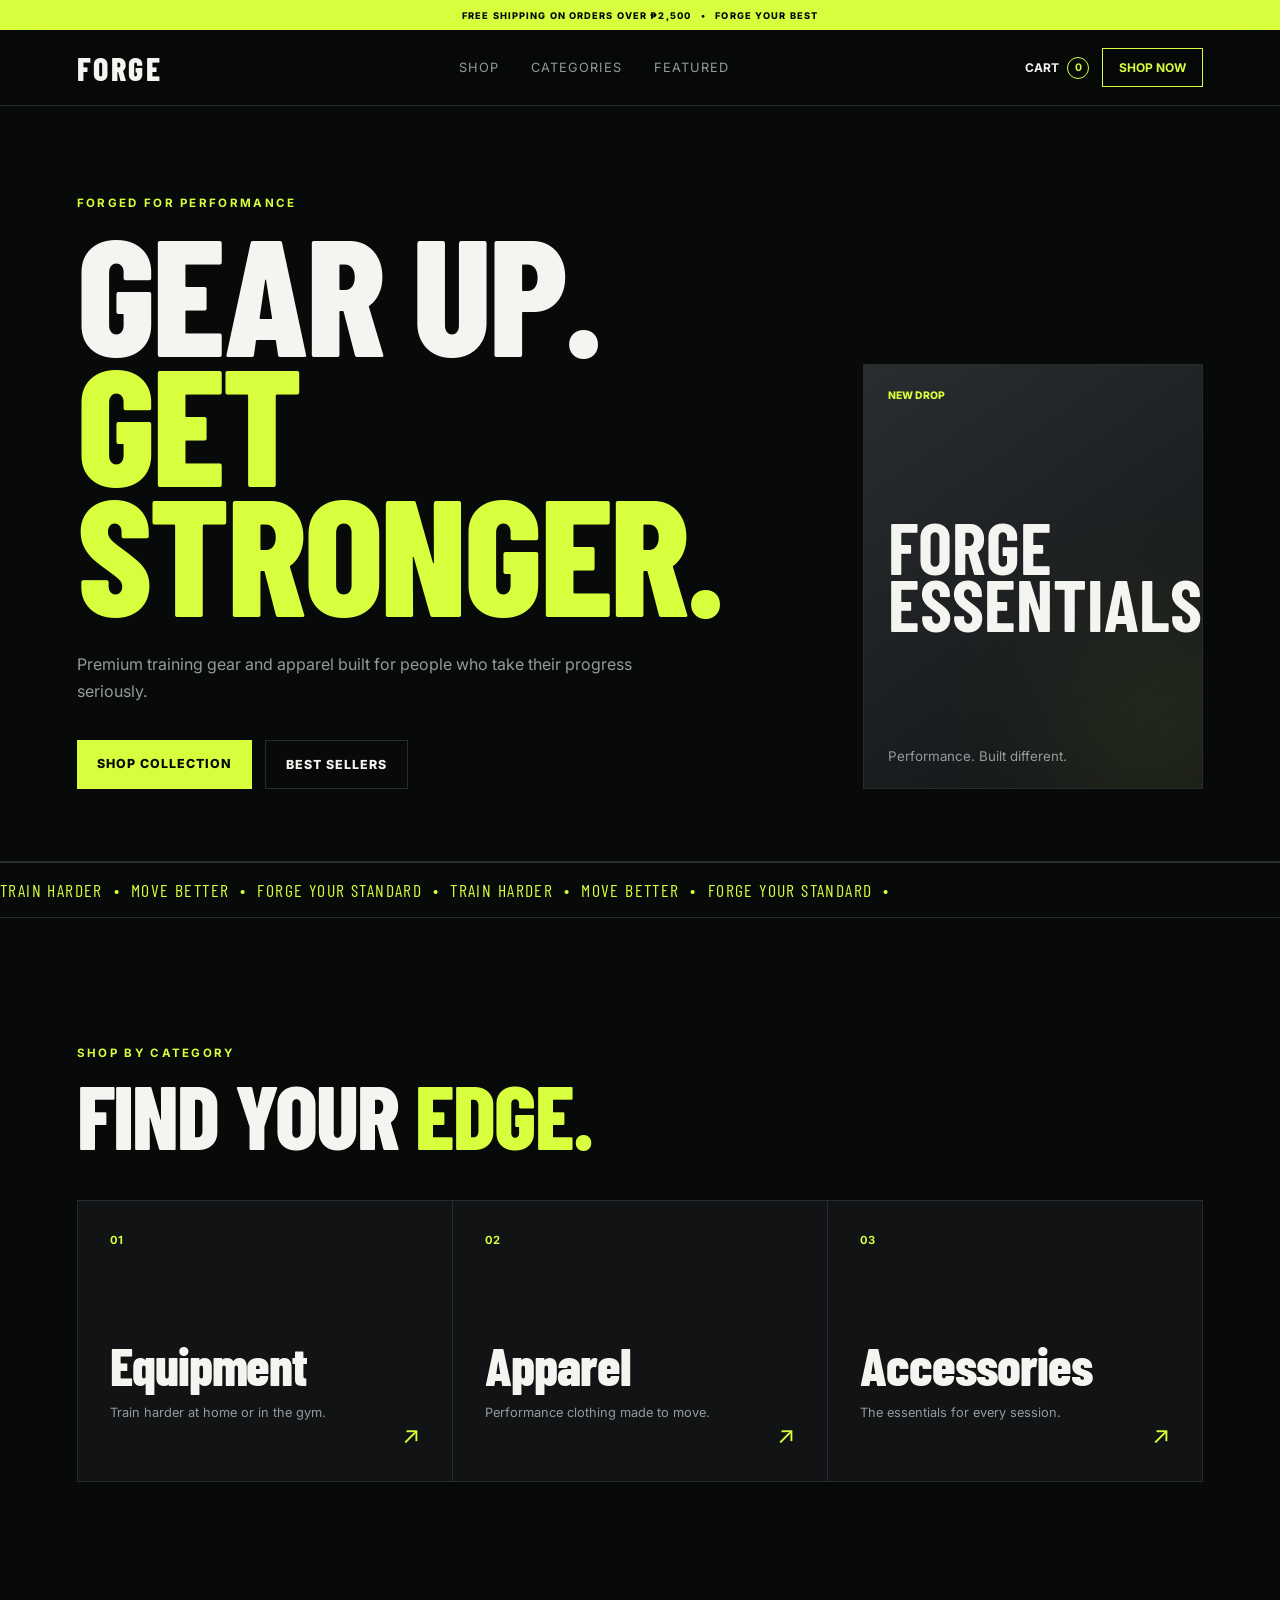
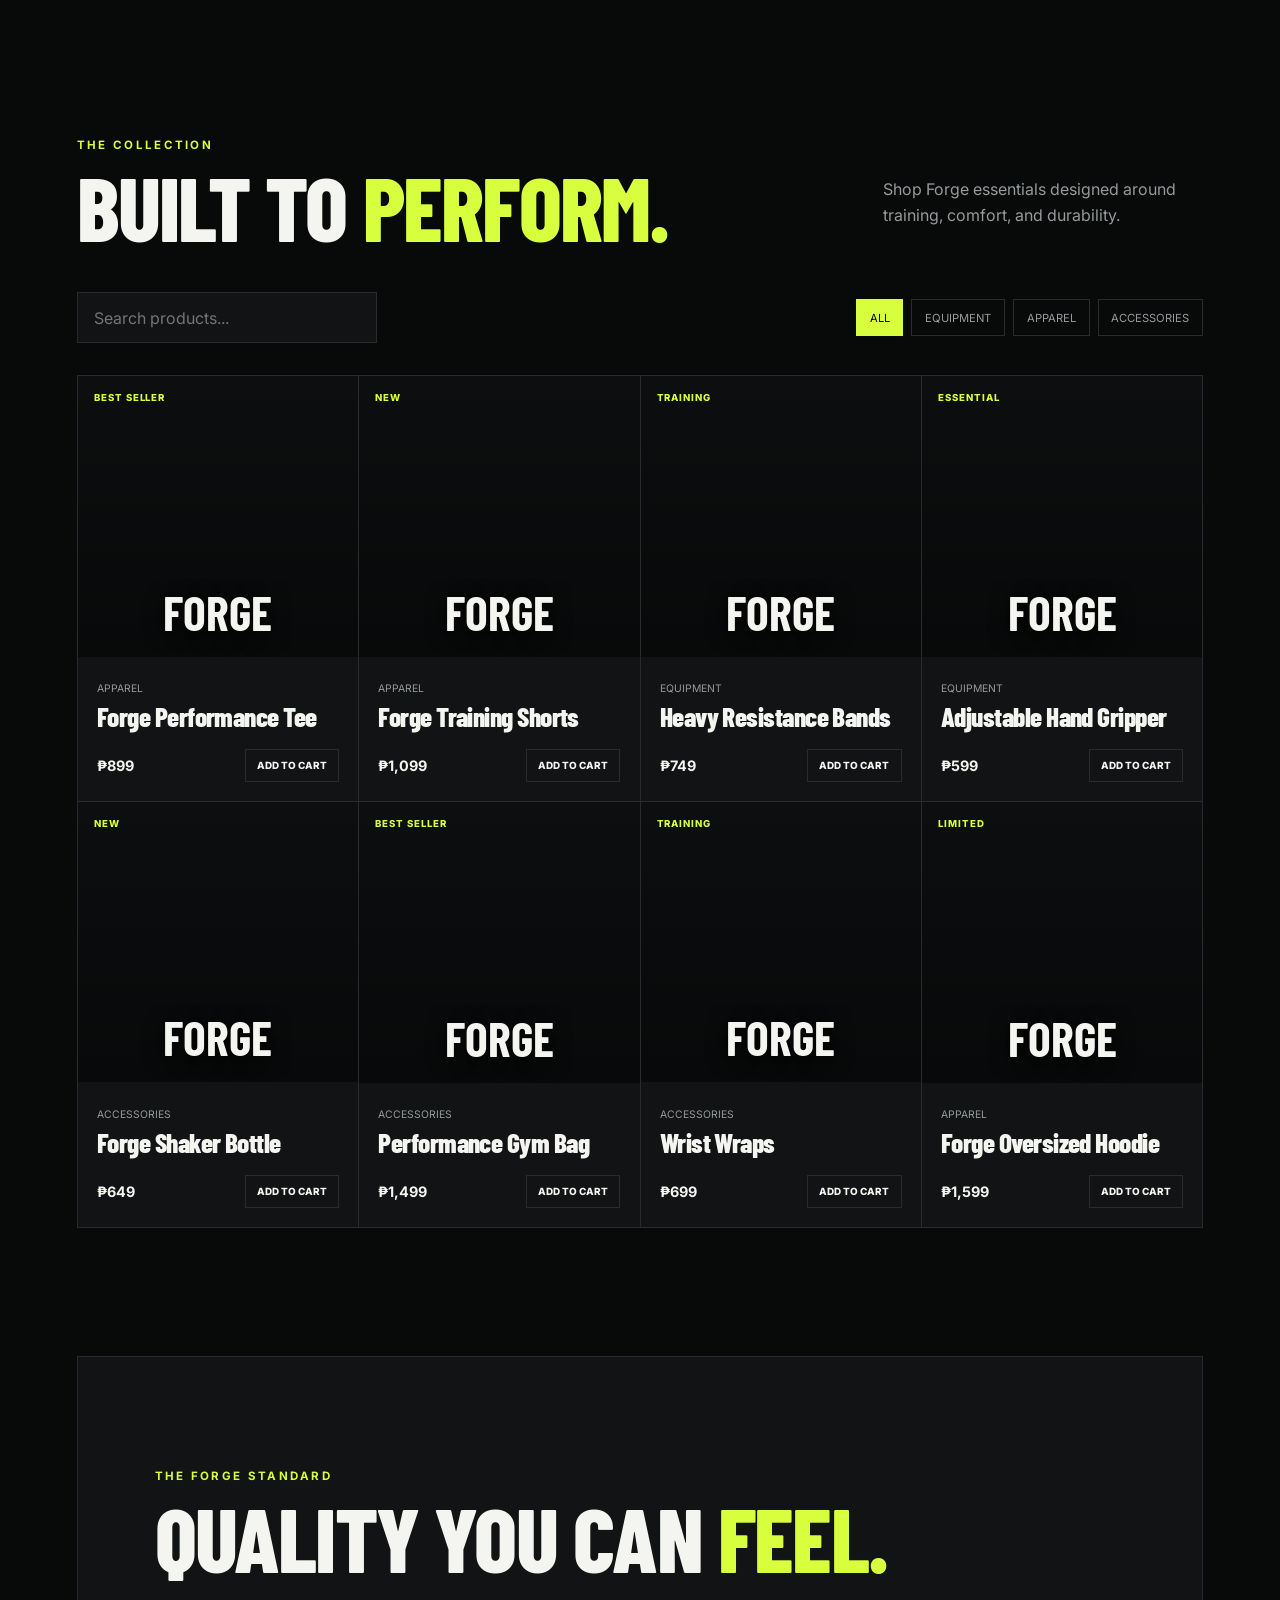
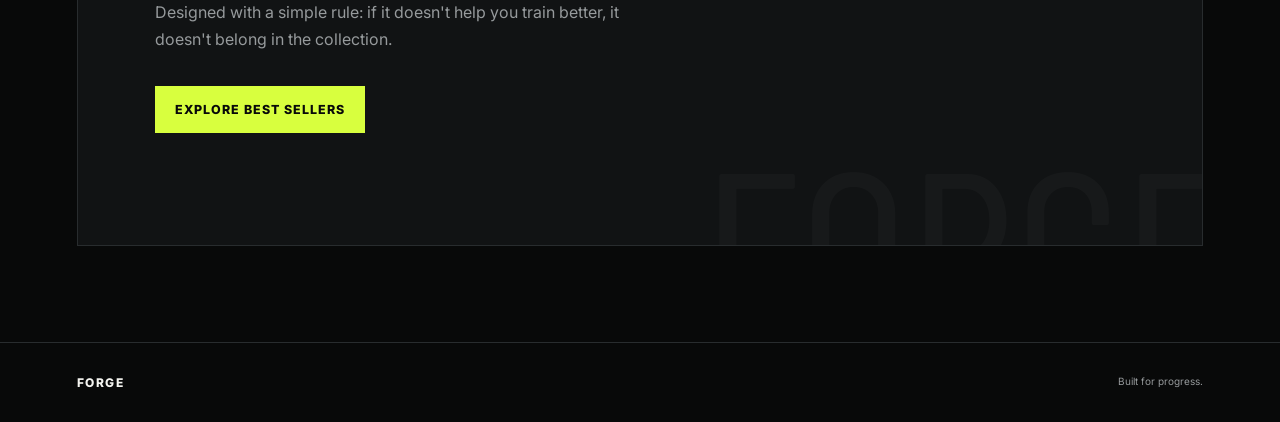
<file: index.html>
<!doctype html><html lang="en"><head><meta charset="UTF-8"><meta name="viewport" content="width=device-width,initial-scale=1.0"><meta name="description" content="Forge — premium fitness gear, apparel, and accessories."><title>FORGE — Fitness Gear</title><link rel="stylesheet" href="styles.css"></head><body><div class="announcement">FREE SHIPPING ON ORDERS OVER ₱2,500 <span>•</span> FORGE YOUR BEST</div><header class="site-header"><a class="brand" href="index.html">FORGE</a><nav><a href="#shop">Shop</a><a href="#categories">Categories</a><a href="#featured">Featured</a></nav><div class="header-actions"><a href="cart.html" class="cart-link">Cart <span id="cart-count">0</span></a><a class="header-cta" href="#shop">Shop Now</a></div></header><main><section class="store-hero"><div class="hero-copy reveal visible"><p class="eyebrow">FORGED FOR PERFORMANCE</p><h1>GEAR UP.<br><span>GET STRONGER.</span></h1><p class="hero-text">Premium training gear and apparel built for people who take their progress seriously.</p><div class="hero-actions"><a class="button button-primary magnetic" href="#shop">Shop Collection</a><a class="button button-secondary" href="#featured">Best Sellers</a></div></div><div class="hero-product hero-visual reveal visible"><span>NEW DROP</span><strong>FORGE<br>ESSENTIALS</strong><small>Performance. Built different.</small></div></section><section class="ticker"><div>TRAIN HARDER&nbsp; • &nbsp;MOVE BETTER&nbsp; • &nbsp;FORGE YOUR STANDARD&nbsp; • &nbsp;TRAIN HARDER&nbsp; • &nbsp;MOVE BETTER&nbsp; • &nbsp;FORGE YOUR STANDARD&nbsp; • &nbsp;</div></section><section class="section" id="categories"><div class="section-heading reveal"><div><p class="eyebrow">SHOP BY CATEGORY</p><h2>FIND YOUR <span>EDGE.</span></h2></div></div><div class="category-grid"><a class="category-card reveal" href="#shop" data-category="Equipment"><strong>01</strong><h3>Equipment</h3><p>Train harder at home or in the gym.</p><span class="category-arrow">↗</span></a><a class="category-card reveal" href="#shop" data-category="Apparel"><strong>02</strong><h3>Apparel</h3><p>Performance clothing made to move.</p><span class="category-arrow">↗</span></a><a class="category-card reveal" href="#shop" data-category="Accessories"><strong>03</strong><h3>Accessories</h3><p>The essentials for every session.</p><span class="category-arrow">↗</span></a></div></section><section class="section" id="shop"><div class="section-heading reveal"><div><p class="eyebrow">THE COLLECTION</p><h2>BUILT TO <span>PERFORM.</span></h2></div><p>Shop Forge essentials designed around training, comfort, and durability.</p></div><div class="shop-tools"><input id="product-search" type="search" placeholder="Search products..." aria-label="Search products"><div id="product-filters" class="filter-list"><button class="filter active" data-filter="All">All</button><button class="filter" data-filter="Equipment">Equipment</button><button class="filter" data-filter="Apparel">Apparel</button><button class="filter" data-filter="Accessories">Accessories</button></div></div><div id="product-grid" class="product-grid"></div></section><section class="featured reveal" id="featured"><p class="eyebrow">THE FORGE STANDARD</p><h2>QUALITY YOU CAN <span>FEEL.</span></h2><p>Designed with a simple rule: if it doesn't help you train better, it doesn't belong in the collection.</p><a class="button button-primary magnetic" href="#shop">Explore Best Sellers</a></section></main><footer><span>FORGE</span><small>Built for progress.</small></footer><script src="product-images.js"></script><script src="app.js"></script><script>document.querySelectorAll('.magnetic').forEach(b=>b.addEventListener('mousemove',e=>{const r=b.getBoundingClientRect();b.style.transform=`translate(${(e.clientX-r.left-r.width/2)*.08}px,${(e.clientY-r.top-r.height/2)*.08}px)`}),b.addEventListener('mouseleave',()=>b.style.transform=''));</script></body></html>
</file>
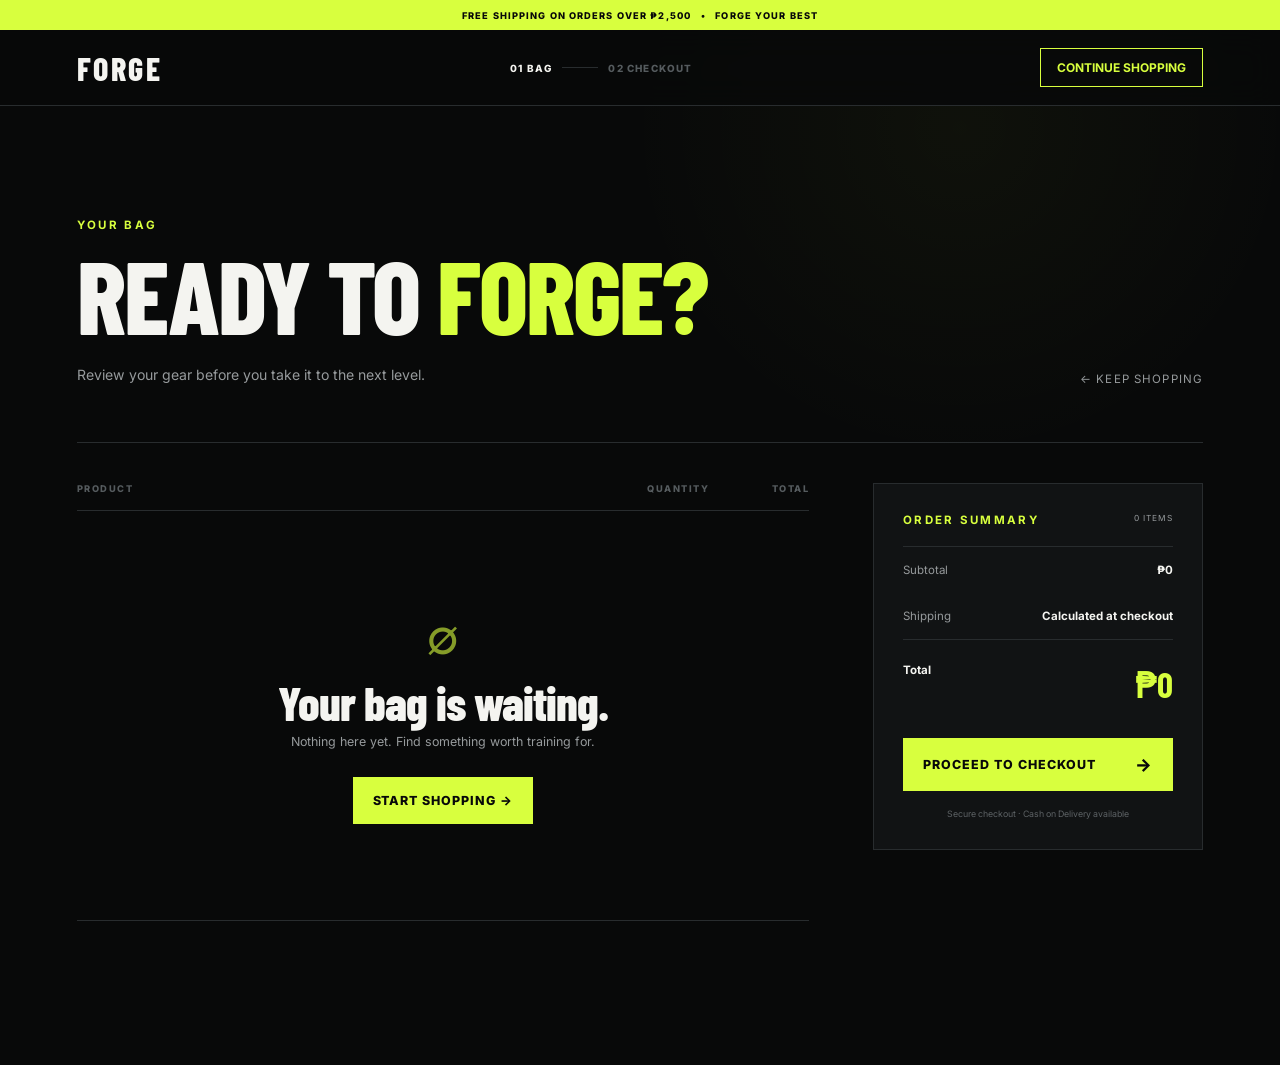
<file: cart.html>
<!doctype html><html lang="en"><head><meta charset="UTF-8"><meta name="viewport" content="width=device-width,initial-scale=1"><meta name="description" content="Your Forge shopping cart."><title>FORGE — Cart</title><link rel="stylesheet" href="styles.css"></head><body class="cart-body"><div class="announcement">FREE SHIPPING ON ORDERS OVER ₱2,500 <span>•</span> FORGE YOUR BEST</div><header class="site-header"><a class="brand" href="index.html">FORGE</a><div class="cart-progress"><span class="active">01 BAG</span><i></i><span>02 CHECKOUT</span></div><a class="header-cta" href="index.html#shop">Continue Shopping</a></header><main class="cart-shell"><div class="cart-heading"><div><p class="eyebrow">YOUR BAG</p><h1>READY TO <span>FORGE?</span></h1><p class="cart-subtitle">Review your gear before you take it to the next level.</p></div><a class="back-link" href="index.html#shop">← Keep shopping</a></div><div class="cart-layout"><section><div class="cart-list-head"><span>PRODUCT</span><span>QUANTITY</span><span>TOTAL</span></div><div id="cart-items" class="cart-list"></div></section><aside class="cart-summary"><div class="summary-top"><p class="eyebrow">ORDER SUMMARY</p><span id="cart-item-count">0 ITEMS</span></div><div class="summary-row"><span>Subtotal</span><strong id="cart-total">₱0</strong></div><div class="summary-row"><span>Shipping</span><strong id="shipping-cost">Calculated at checkout</strong></div><div class="summary-divider"></div><div class="summary-row summary-total"><span>Total</span><strong id="summary-total">₱0</strong></div><a class="button button-primary checkout-button" href="checkout.html">Proceed to Checkout <span>→</span></a><p class="secure-note">Secure checkout · Cash on Delivery available</p></aside></div></main><div id="cart-toast" class="cart-toast" aria-live="polite"></div><script src="cart.js"></script></body></html>
</file>
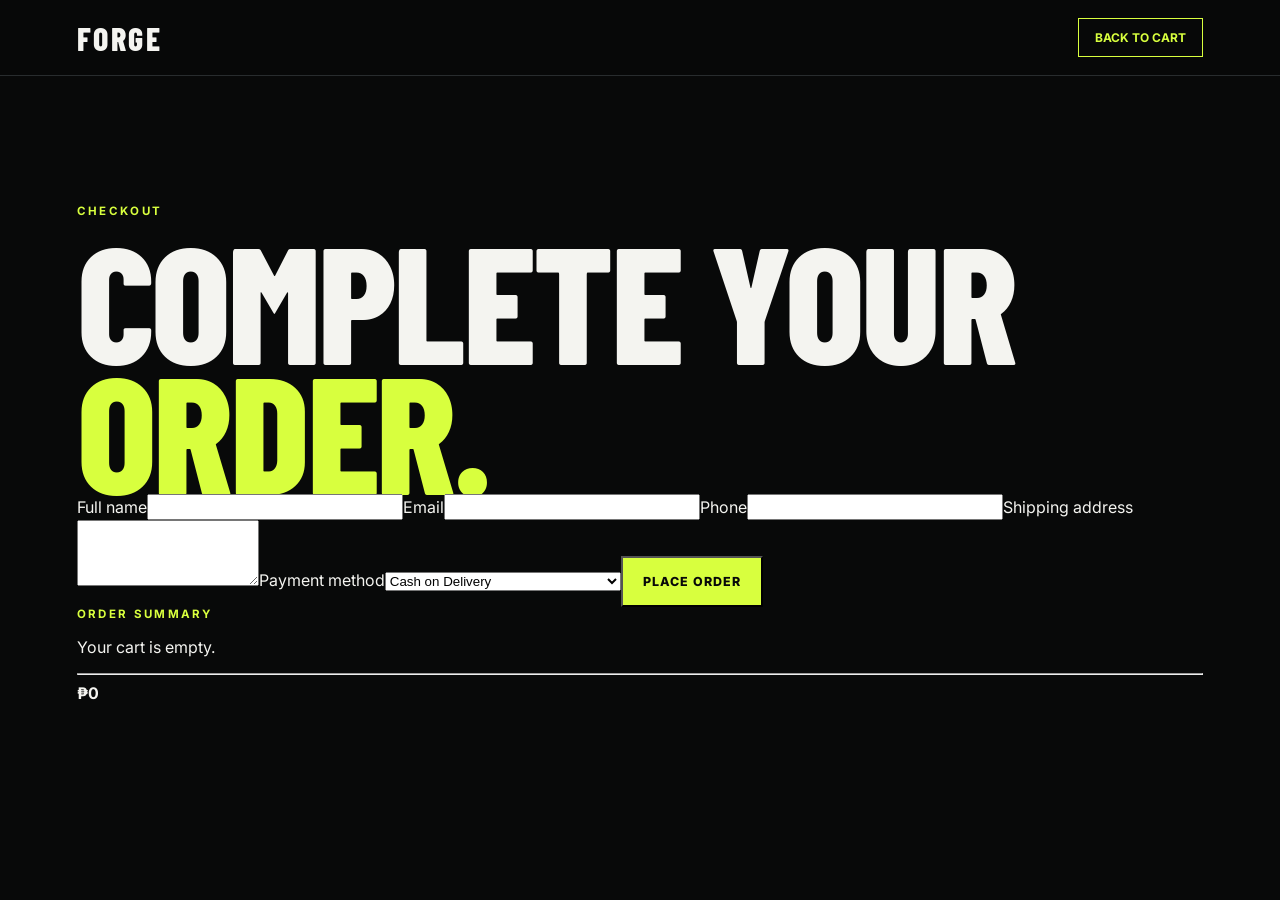
<file: checkout.html>
<!doctype html><html lang="en"><head><meta charset="UTF-8"><meta name="viewport" content="width=device-width,initial-scale=1"><title>FORGE — Checkout</title><link rel="stylesheet" href="styles.css"></head><body><header class="site-header"><a class="brand" href="index.html">FORGE</a><a class="header-cta" href="cart.html">Back to Cart</a></header><main class="section checkout-page"><p class="eyebrow">CHECKOUT</p><h1>COMPLETE YOUR <span>ORDER.</span></h1><div class="checkout-grid"><form id="checkout-form" class="checkout-form"><label>Full name<input required name="name" autocomplete="name"></label><label>Email<input required type="email" name="email" autocomplete="email"></label><label>Phone<input required type="tel" name="phone" autocomplete="tel"></label><label>Shipping address<textarea required name="address" rows="4"></textarea></label><label>Payment method<select name="payment"><option>Cash on Delivery</option><option>GCash</option><option>Card (ready for gateway integration)</option></select></label><button class="button button-primary" type="submit">Place Order</button></form><aside class="checkout-summary"><p class="eyebrow">ORDER SUMMARY</p><div id="checkout-items"></div><hr><strong id="checkout-total">₱0</strong></aside></div></main><script src="checkout.js"></script></body></html>
</file>
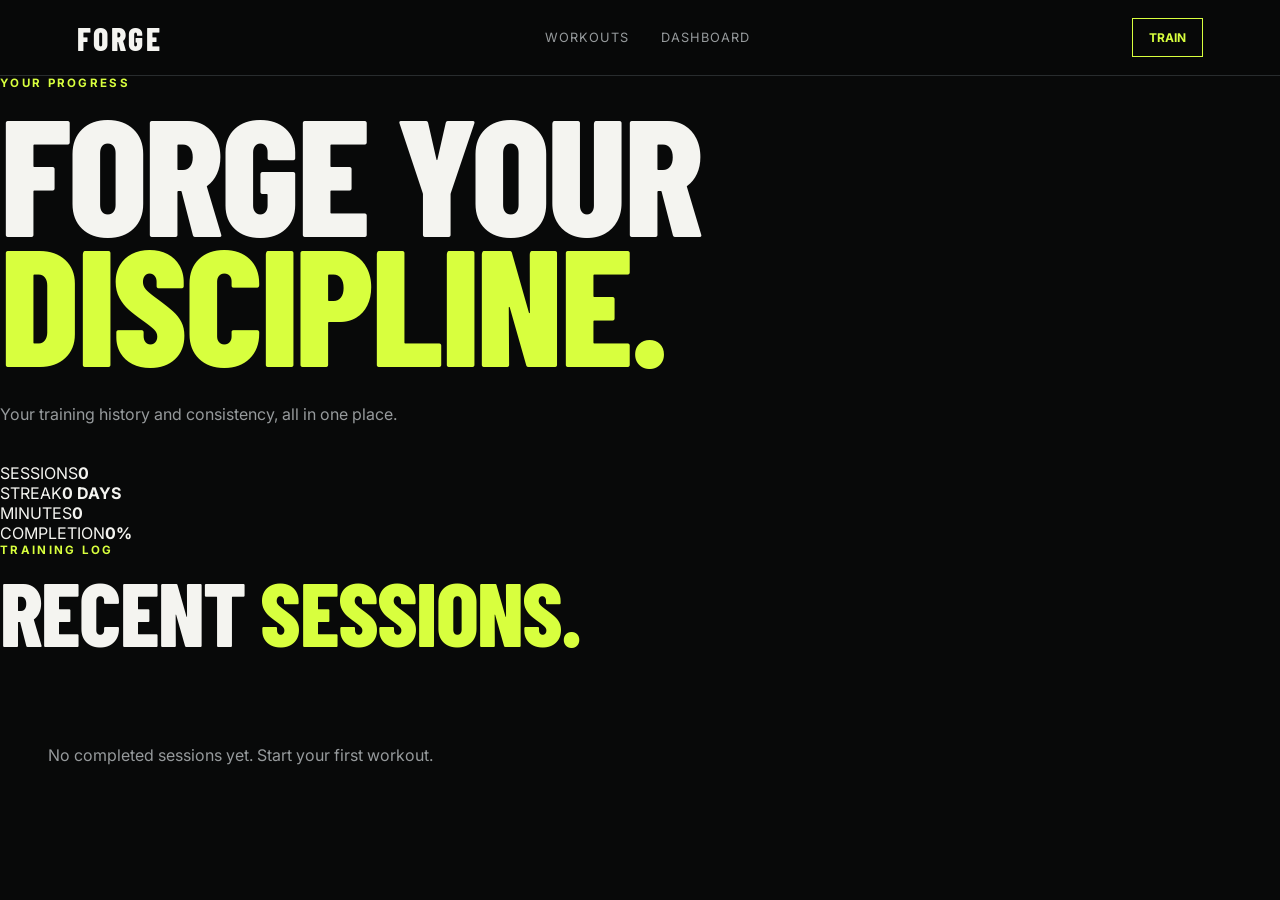
<file: dashboard.html>
<!doctype html>
<html lang="en">
<head><meta charset="UTF-8"/><meta name="viewport" content="width=device-width,initial-scale=1"/><title>Forge — Dashboard</title><link rel="stylesheet" href="styles.css"/></head>
<body>
<header class="site-header"><a class="brand" href="index.html">FORGE</a><nav><a href="index.html#workouts">Workouts</a><a href="dashboard.html">Dashboard</a></nav><a class="header-cta" href="index.html#workouts">Train</a></header>
<main class="dashboard-page">
<section class="dashboard-heading"><p class="eyebrow">YOUR PROGRESS</p><h1>FORGE YOUR<br/><span>DISCIPLINE.</span></h1><p class="hero-text">Your training history and consistency, all in one place.</p></section>
<section class="stats-grid"><article><span>SESSIONS</span><strong id="sessions">0</strong></article><article><span>STREAK</span><strong id="streak">0 DAYS</strong></article><article><span>MINUTES</span><strong id="minutes">0</strong></article><article><span>COMPLETION</span><strong id="completion">0%</strong></article></section>
<section class="history-section"><div class="section-heading"><div><p class="eyebrow">TRAINING LOG</p><h2>RECENT <span>SESSIONS.</span></h2></div></div><div id="history" class="history-list"><p class="empty-state">No completed sessions yet. Start your first workout.</p></div></section>
</main><script src="dashboard.js"></script></body></html>
</file>
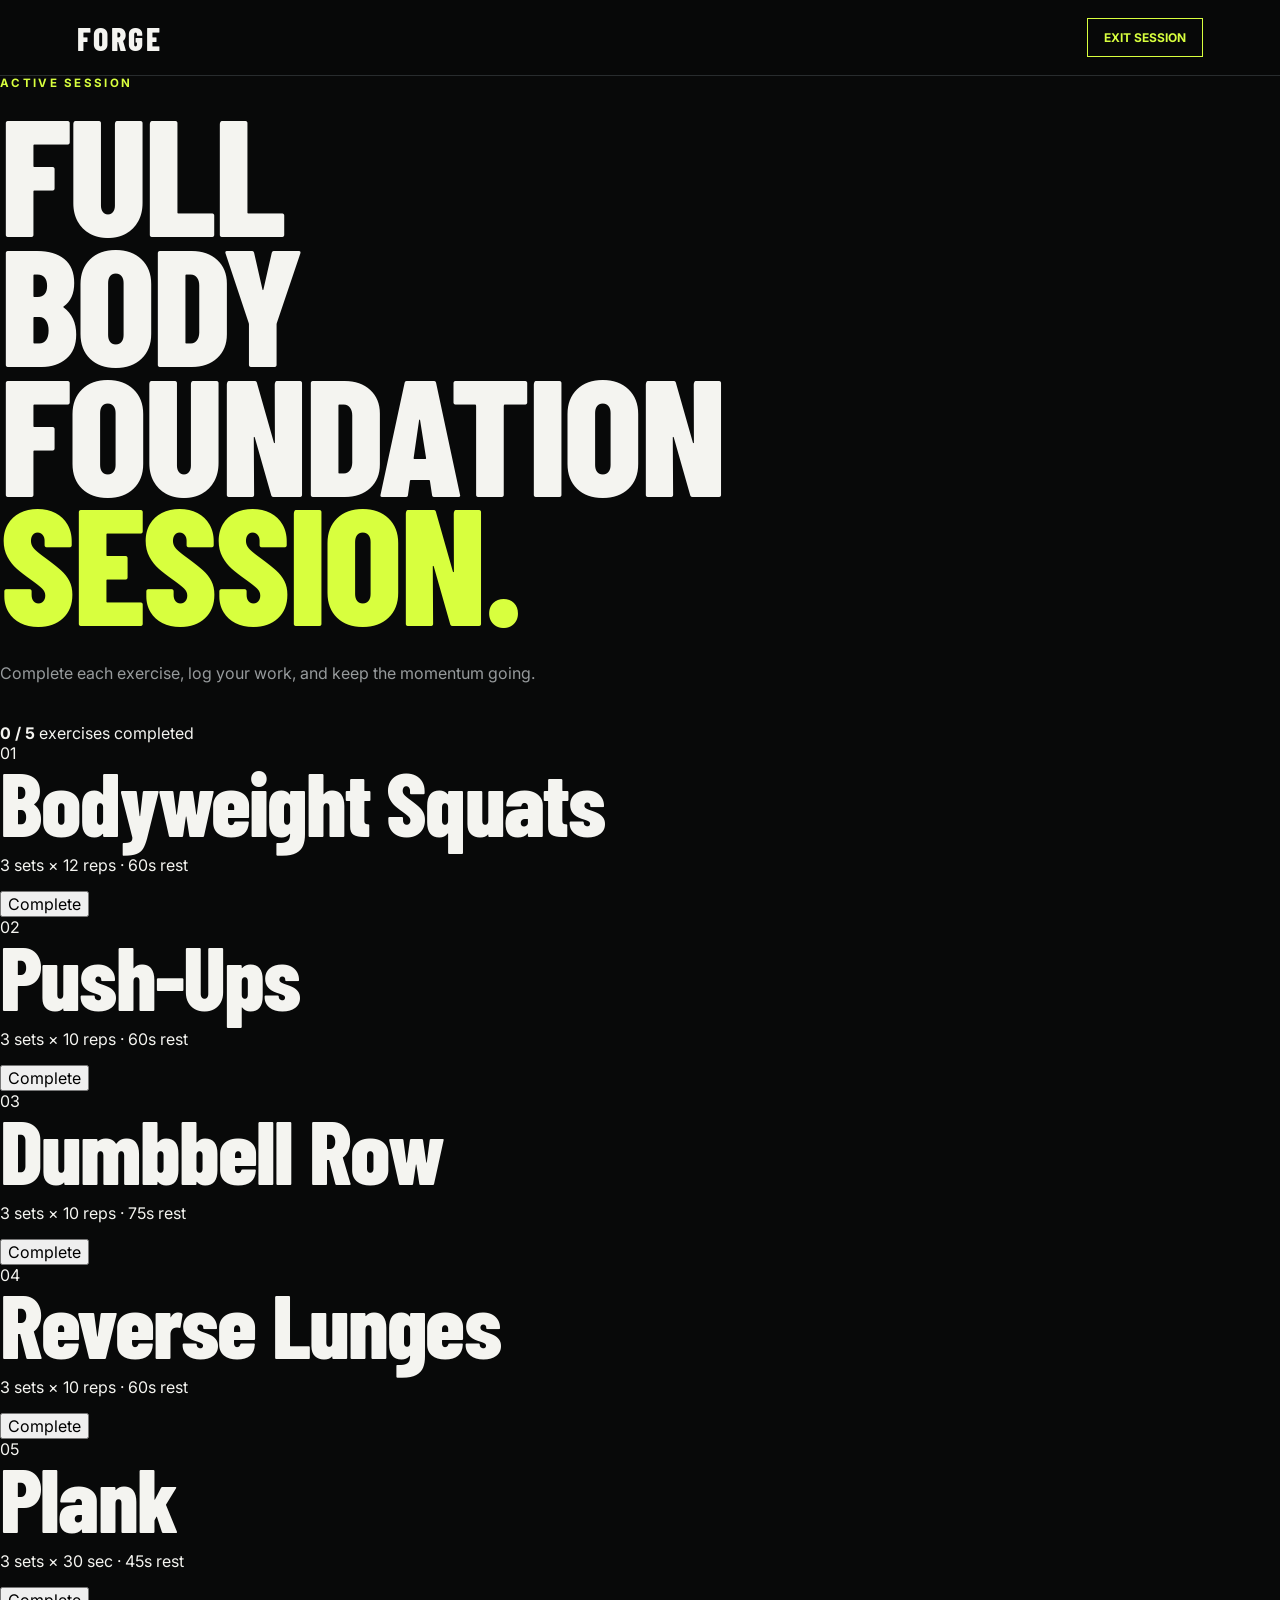
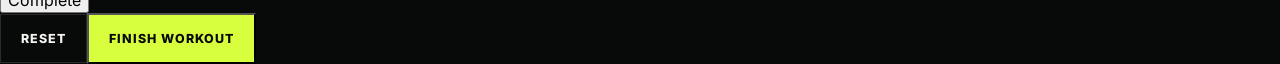
<file: workout.html>
<!doctype html>
<html lang="en">
<head>
  <meta charset="UTF-8" />
  <meta name="viewport" content="width=device-width, initial-scale=1.0" />
  <meta name="description" content="Forge workout session." />
  <title>Forge — Workout Session</title>
  <link rel="stylesheet" href="styles.css" />
</head>
<body>
  <header class="site-header">
    <a class="brand" href="index.html">FORGE</a>
    <a class="header-cta" href="index.html#workouts">Exit Session</a>
  </header>
  <main class="session-page">
    <section class="session-header">
      <p class="eyebrow">ACTIVE SESSION</p>
      <h1 id="session-title">FULL BODY<br /><span>FOUNDATION.</span></h1>
      <p class="hero-text">Complete each exercise, log your work, and keep the momentum going.</p>
    </section>
    <section class="session-panel">
      <div class="session-progress"><div><strong id="progress-label">0 / 5</strong><span> exercises completed</span></div><div class="progress-track"><div id="progress-bar"></div></div></div>
      <div id="exercise-list"></div>
      <div class="session-actions"><button class="button button-secondary" id="reset-session">Reset</button><button class="button button-primary" id="finish-session">Finish Workout</button></div>
    </section>
  </main>
  <script src="workout.js"></script>
</body>
</html>
</file>
<file: styles.css>
@import url('https://fonts.googleapis.com/css2?family=Barlow+Condensed:wght@500;600;700;800&family=Inter:wght@400;500;600;700&display=swap');:root{--bg:#080909;--surface:#111314;--line:#282c2e;--text:#f4f4f0;--muted:#969a9c;--accent:#d8ff3e}*{box-sizing:border-box}html{scroll-behavior:smooth}body{margin:0;background:var(--bg);color:var(--text);font-family:Inter,sans-serif;overflow-x:hidden}body:before{content:'';position:fixed;inset:0;pointer-events:none;opacity:.035;background-image:radial-gradient(#fff .7px,transparent .7px);background-size:6px 6px;z-index:99}a{color:inherit;text-decoration:none}button,input{font:inherit}.announcement{height:30px;display:flex;justify-content:center;align-items:center;gap:.6rem;background:var(--accent);color:#080909;font-size:.58rem;font-weight:800;letter-spacing:.12em}.site-header{min-height:76px;padding:0 6vw;display:flex;align-items:center;justify-content:space-between;border-bottom:1px solid var(--line);position:sticky;top:0;z-index:10;background:rgba(8,9,9,.9);backdrop-filter:blur(16px)}.brand,h1,h2,h3{font-family:'Barlow Condensed',sans-serif;font-weight:800;letter-spacing:-.02em}.brand{font-size:2rem;letter-spacing:.08em}nav{display:flex;gap:2rem;color:var(--muted);font-size:.8rem;text-transform:uppercase;letter-spacing:.08em}nav a{transition:color .2s}nav a:hover{color:var(--accent)}.header-actions{display:flex;align-items:center;gap:.8rem}.cart-link{font-size:.75rem;text-transform:uppercase;font-weight:700}.cart-link span{display:inline-grid;place-items:center;min-width:22px;height:22px;margin-left:5px;border:1px solid var(--accent);color:var(--accent);border-radius:50%;font-size:.65rem}.header-cta{border:1px solid var(--accent);color:var(--accent);padding:.7rem 1rem;font-size:.75rem;font-weight:700;text-transform:uppercase}.store-hero{min-height:78vh;padding:10vh 6vw 8vh;display:grid;grid-template-columns:1fr 340px;align-items:end;border-bottom:1px solid var(--line)}.eyebrow{margin:0 0 1rem;color:var(--accent);font-size:.72rem;font-weight:700;letter-spacing:.2em}h1{margin:0;font-size:clamp(5rem,13vw,11rem);line-height:.78}h1 span,h2 span{color:var(--accent)}.hero-text{max-width:560px;margin:2.2rem 0;color:var(--muted);line-height:1.7}.hero-actions{display:flex;gap:.8rem;flex-wrap:wrap}.button{display:inline-block;padding:1rem 1.25rem;font-size:.78rem;font-weight:800;text-transform:uppercase;letter-spacing:.08em;cursor:pointer;transition:transform .2s,box-shadow .2s}.button-primary{background:var(--accent);color:#080909}.button-primary:hover{box-shadow:0 0 35px rgba(216,255,62,.18)}.button-secondary{border:1px solid var(--line);background:transparent;color:var(--text)}.hero-product{aspect-ratio:4/5;background:linear-gradient(145deg,#2a2d2f,#111315);border:1px solid var(--line);padding:1.5rem;display:flex;flex-direction:column;justify-content:space-between;overflow:hidden;position:relative}.hero-product:after{content:'';position:absolute;width:220px;height:220px;border-radius:50%;background:var(--accent);filter:blur(80px);opacity:.1;right:-80px;bottom:-60px}.hero-product span{color:var(--accent);font-size:.65rem;font-weight:800}.hero-product strong{font-family:'Barlow Condensed';font-size:4.5rem;line-height:.8;z-index:1}.hero-product small{color:var(--muted);z-index:1}.ticker{overflow:hidden;border-bottom:1px solid var(--line);border-top:1px solid var(--line);padding:1rem 0;white-space:nowrap;color:var(--accent);font-family:'Barlow Condensed';font-size:1.1rem;letter-spacing:.08em}.ticker div{display:inline-block;animation:marquee 22s linear infinite}@keyframes marquee{to{transform:translateX(-50%)}}.section{padding:8rem 6vw}.section-heading{display:flex;justify-content:space-between;gap:2rem;align-items:end;margin-bottom:3rem}h2{margin:0;font-size:clamp(3rem,7vw,6rem);line-height:.85}.section-heading>p{max-width:320px;color:var(--muted);line-height:1.6}.category-grid{display:grid;grid-template-columns:repeat(3,1fr);gap:1px;background:var(--line);border:1px solid var(--line)}.category-card{background:var(--surface);padding:2rem;min-height:280px;display:flex;flex-direction:column;transition:transform .35s,background .35s}.category-card:hover{background:#191c1e;transform:translateY(-7px)}.category-card strong{color:var(--accent);font-size:.7rem}.category-card h3{font-size:3.3rem;margin:auto 0 .5rem}.category-card p{margin:0;color:var(--muted);font-size:.8rem}.category-arrow{align-self:flex-end;color:var(--accent);font-size:1.5rem;transition:transform .25s}.category-card:hover .category-arrow{transform:translate(5px,-5px)}.shop-tools{display:flex;gap:1rem;justify-content:space-between;align-items:center;margin-bottom:2rem}#product-search{width:300px;background:var(--surface);border:1px solid var(--line);color:var(--text);padding:.9rem 1rem;outline:none;transition:border-color .2s,box-shadow .2s}#product-search:focus{border-color:var(--accent);box-shadow:0 0 25px rgba(216,255,62,.08)}.filter-list{display:flex;gap:.5rem;flex-wrap:wrap}.filter{border:1px solid var(--line);background:transparent;color:var(--muted);padding:.65rem .8rem;font-size:.7rem;text-transform:uppercase;cursor:pointer;transition:.2s}.filter.active,.filter:hover{background:var(--accent);border-color:var(--accent);color:#080909}.product-grid{display:grid;grid-template-columns:repeat(4,1fr);gap:1px;background:var(--line);border:1px solid var(--line)}.product-card{background:var(--surface);min-width:0;overflow:hidden;transition:transform .35s,background .35s}.product-card:hover{background:#17191a;transform:translateY(-5px);position:relative;z-index:2}.product-image{aspect-ratio:1/1;background-size:cover;background-position:center;position:relative;padding:1rem;display:flex;flex-direction:column;justify-content:space-between;isolation:isolate}.product-image:after{content:'';position:absolute;inset:0;background:linear-gradient(180deg,rgba(0,0,0,.25),rgba(0,0,0,.55));z-index:-1}.product-image span{color:var(--accent);font-size:.6rem;font-weight:800;letter-spacing:.1em}.product-image strong{font-family:'Barlow Condensed';font-size:3rem;align-self:center;text-shadow:0 3px 20px #000}.product-info{padding:1.2rem}.product-info small{color:var(--muted);font-size:.65rem;text-transform:uppercase}.product-info h3{font-size:1.7rem;line-height:.95;margin:.5rem 0 1.2rem}.product-bottom{display:flex;align-items:center;justify-content:space-between;gap:.5rem}.product-bottom b{font-size:.9rem}.add-cart{border:1px solid var(--line);background:transparent;color:var(--text);padding:.6rem .7rem;font-size:.62rem;font-weight:800;text-transform:uppercase;cursor:pointer;transition:.2s}.add-cart:hover,.add-cart.added{background:var(--accent);border-color:var(--accent);color:#080909}.empty-state{grid-column:1/-1;padding:3rem;color:var(--muted)}.featured{margin:0 6vw 6rem;padding:7rem 6vw;background:var(--surface);border:1px solid var(--line);position:relative;overflow:hidden}.featured:after{content:'FORGE';position:absolute;right:-2%;bottom:-25%;font-family:'Barlow Condensed';font-size:15rem;line-height:1;color:#fff;opacity:.025;pointer-events:none}.featured h2{margin-bottom:1.5rem}.featured>p:not(.eyebrow){max-width:520px;color:var(--muted);line-height:1.7;margin-bottom:2rem}.reveal{opacity:0;transform:translateY(28px);transition:opacity .7s ease,transform .7s ease}.reveal.visible{opacity:1;transform:translateY(0)}footer{border-top:1px solid var(--line);padding:2rem 6vw;display:flex;justify-content:space-between;color:var(--muted);font-size:.75rem}footer span{color:var(--text);font-weight:800;letter-spacing:.12em}
.cart-body{min-height:100vh;background:radial-gradient(circle at 75% 12%,rgba(216,255,62,.035),transparent 25%),var(--bg)}.cart-progress{display:flex;align-items:center;gap:10px;color:#555b5e;font-size:.62rem;font-weight:800;letter-spacing:.12em}.cart-progress .active{color:var(--text)}.cart-progress i{width:36px;height:1px;background:var(--line)}.cart-shell{width:min(1240px,88vw);margin:0 auto;padding:7rem 0 9rem}.cart-heading{display:flex;justify-content:space-between;align-items:end;gap:2rem;padding-bottom:3.5rem;border-bottom:1px solid var(--line)}.cart-heading h1{font-size:clamp(4rem,8vw,7.5rem);line-height:.82;max-width:850px}.cart-heading .eyebrow{margin-bottom:1.3rem}.cart-subtitle{color:var(--muted);font-size:.88rem;line-height:1.6;margin:1.7rem 0 0;max-width:450px}.back-link{font-size:.72rem;text-transform:uppercase;letter-spacing:.1em;color:var(--muted);white-space:nowrap;transition:color .2s,transform .2s}.back-link:hover{color:var(--accent);transform:translateX(-4px)}.cart-layout{display:grid;grid-template-columns:minmax(0,1fr) 330px;gap:4rem;padding-top:2.5rem}.cart-list-head{display:grid;grid-template-columns:1fr 130px 100px;padding:0 0 1rem;color:#555b5e;font-size:.58rem;font-weight:800;letter-spacing:.16em;border-bottom:1px solid var(--line)}.cart-list-head span:nth-child(2),.cart-list-head span:nth-child(3){text-align:right}.cart-item{display:grid;grid-template-columns:minmax(0,1fr) 130px 100px;align-items:center;gap:1rem;padding:1.5rem 0;border-bottom:1px solid var(--line);animation:cartIn .55s cubic-bezier(.2,.75,.25,1) both;animation-delay:var(--delay);transition:opacity .25s,transform .25s}.cart-item:hover{transform:translateX(5px)}@keyframes cartIn{from{opacity:0;transform:translateY(14px)}to{opacity:1;transform:translateY(0)}}.cart-product{display:flex;align-items:center;gap:1.2rem;min-width:0}.cart-image{width:104px;aspect-ratio:1/1;background-size:cover;background-position:center;border:1px solid var(--line);position:relative;overflow:hidden;flex:none}.cart-image:after{content:'';position:absolute;inset:0;background:linear-gradient(145deg,transparent 40%,rgba(216,255,62,.12));opacity:0;transition:opacity .35s}.cart-item:hover .cart-image:after{opacity:1}.cart-image span{position:absolute;left:8px;top:8px;color:var(--accent);font-size:.48rem;font-weight:800;letter-spacing:.08em;z-index:1}.cart-product-copy{min-width:0}.cart-product-copy small{font-size:.58rem;color:var(--muted);text-transform:uppercase;letter-spacing:.12em}.cart-product-copy h2{font-size:1.8rem;line-height:.95;margin:.45rem 0}.cart-product-copy p{font-size:.72rem;color:var(--muted);margin:0}.qty-control{justify-self:end;display:flex;align-items:center;border:1px solid var(--line);height:38px}.qty-control button{width:36px;height:36px;border:0;background:transparent;color:var(--text);cursor:pointer;transition:background .18s,color .18s}.qty-control button:hover{background:var(--accent);color:#080909}.qty-control b{width:32px;text-align:center;font-size:.72rem}.cart-line-total{justify-self:end;text-align:right}.cart-line-total>strong{display:block;font-size:.78rem}.remove{border:0;background:none;color:#5f6467;text-transform:uppercase;font-size:.52rem;letter-spacing:.1em;margin-top:.45rem;padding:0;cursor:pointer;transition:color .18s}.remove:hover{color:#ff6b6b}.cart-summary{align-self:start;position:sticky;top:120px;background:var(--surface);border:1px solid var(--line);padding:1.8rem}.summary-top{display:flex;justify-content:space-between;align-items:start;border-bottom:1px solid var(--line);padding-bottom:1.2rem}.summary-top .eyebrow{margin:0}.summary-top>span{font-size:.52rem;color:var(--muted);letter-spacing:.12em}.summary-row{display:flex;justify-content:space-between;gap:1rem;padding:1rem 0;font-size:.72rem}.summary-row span{color:var(--muted)}.summary-row strong{font-size:.72rem;text-align:right}.summary-divider{height:1px;background:var(--line)}.summary-total{padding:1.4rem 0}.summary-total span{color:var(--text);font-weight:700}.summary-total strong{font-family:'Barlow Condensed';font-size:2.2rem;color:var(--accent)}.checkout-button{width:100%;display:flex;justify-content:space-between;align-items:center;margin-top:.6rem}.checkout-button span{font-size:1.1rem;transition:transform .2s}.checkout-button:hover span{transform:translateX(5px)}.secure-note{text-align:center;color:#5d6265;font-size:.55rem;line-height:1.5;margin:1rem 0 0}.empty-cart{padding:6rem 1rem;text-align:center;border-bottom:1px solid var(--line)}.empty-mark{font-size:3rem;color:var(--accent);opacity:.6;margin-bottom:1rem}.empty-cart h2{font-size:3rem;margin:0 0 .7rem}.empty-cart p{color:var(--muted);font-size:.78rem;margin:0 auto 1.7rem}.cart-toast{position:fixed;left:50%;bottom:28px;transform:translate(-50%,20px);padding:.8rem 1.1rem;background:var(--accent);color:#080909;font-size:.62rem;font-weight:800;letter-spacing:.08em;text-transform:uppercase;opacity:0;pointer-events:none;transition:opacity .25s,transform .25s;z-index:100}.cart-toast.show{opacity:1;transform:translate(-50%,0)}
@media(max-width:900px){.product-grid{grid-template-columns:repeat(2,1fr)}.cart-layout{grid-template-columns:1fr;gap:3rem}.cart-summary{position:relative;top:auto}.cart-list-head{grid-template-columns:1fr 100px 90px}.cart-item{grid-template-columns:minmax(0,1fr) 100px 90px}.cart-progress{display:none}}@media(max-width:760px){.announcement{font-size:.5rem}.site-header{padding:0 5vw}.site-header nav{display:none}.header-cta{display:none}.store-hero{min-height:auto;padding:8rem 5vw 5rem;grid-template-columns:1fr}.hero-product{margin-top:4rem;max-width:320px}.section{padding:5rem 5vw}.section-heading{display:block}.section-heading>p{margin-top:2rem}.category-grid{grid-template-columns:1fr}.shop-tools{display:block}#product-search{width:100%;margin-bottom:1rem}.product-grid{grid-template-columns:1fr 1fr}.product-image strong{font-size:2.2rem}.featured{margin:0 5vw 4rem;padding:5rem 2rem}footer{padding:2rem 5vw}.cart-shell{width:90vw;padding:4.5rem 0 6rem}.cart-heading{display:block;padding-bottom:2.5rem}.cart-heading h1{font-size:clamp(3.6rem,17vw,6rem)}.back-link{display:inline-block;margin-top:1.8rem}.cart-list-head{display:none}.cart-item{grid-template-columns:1fr auto;gap:.9rem;padding:1.2rem 0}.cart-product{align-items:flex-start}.cart-image{width:78px}.cart-product-copy h2{font-size:1.45rem}.qty-control{grid-column:1}.cart-line-total{grid-column:2;grid-row:1;align-self:start}.cart-progress{display:none}.cart-summary{padding:1.4rem}.empty-cart{padding:4rem 1rem}.empty-cart h2{font-size:2.5rem}}@media(prefers-reduced-motion:reduce){*,*:before,*:after{scroll-behavior:auto!important;animation-duration:.01ms!important;animation-iteration-count:1!important;transition-duration:.01ms!important}}
</file>
